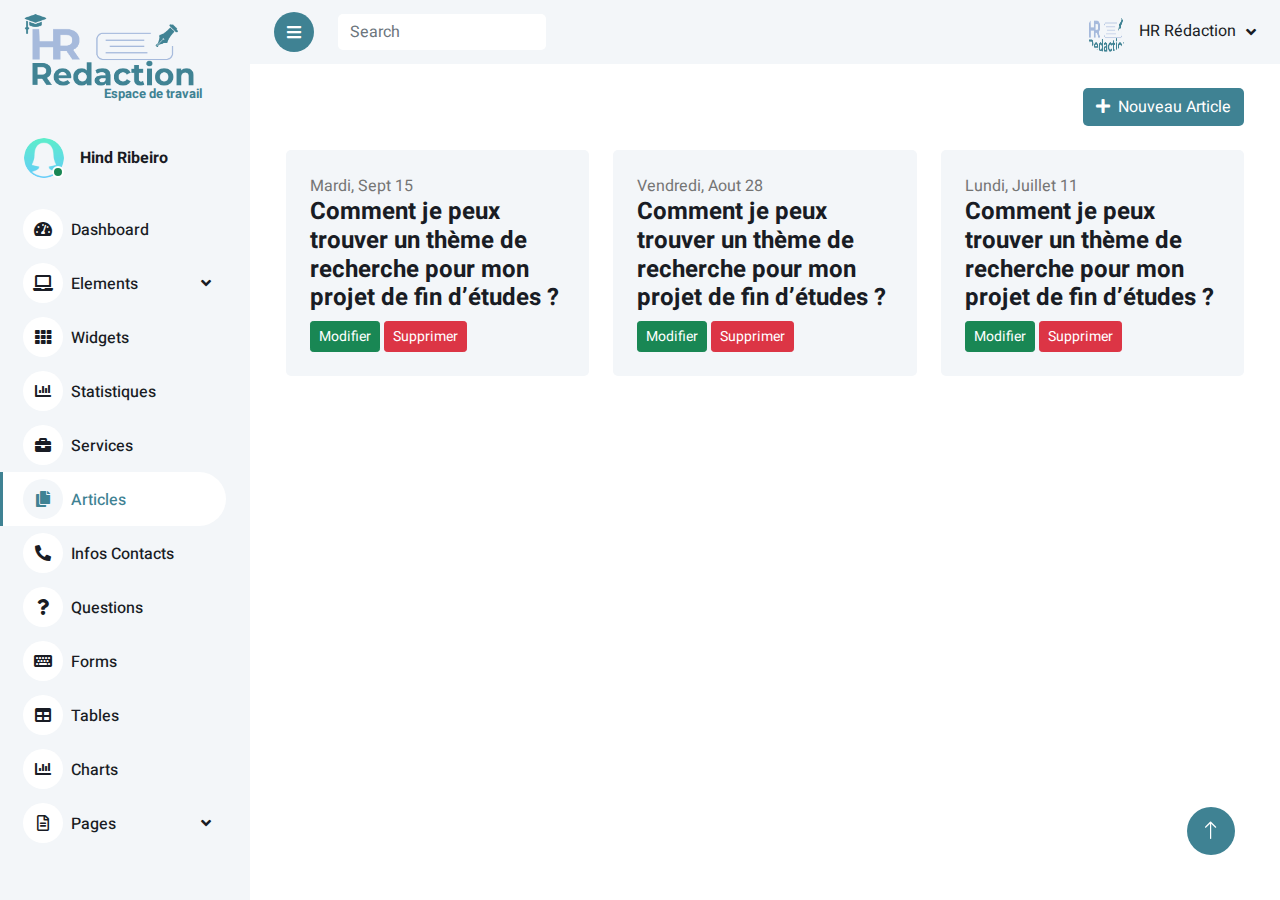
<file: articles.html>
<!DOCTYPE html>
<html lang="en">

<head>
    <meta charset="utf-8">
    <title>Administration</title>
    <meta content="width=device-width, initial-scale=1.0" name="viewport">
    <meta content="" name="keywords">
    <meta content="" name="description">

    <!-- Favicon -->
    <link href="img/favicon.ico" rel="icon">

    <!-- Google Web Fonts -->
    <link rel="preconnect" href="https://fonts.googleapis.com">
    <link rel="preconnect" href="https://fonts.gstatic.com" crossorigin>
    <link href="https://fonts.googleapis.com/css2?family=Heebo:wght@400;500;600;700&display=swap" rel="stylesheet">
    
    <!-- Icon Font Stylesheet -->
    <link href="https://cdnjs.cloudflare.com/ajax/libs/font-awesome/5.10.0/css/all.min.css" rel="stylesheet">
    <link href="https://cdn.jsdelivr.net/npm/bootstrap-icons@1.4.1/font/bootstrap-icons.css" rel="stylesheet">

    <!-- Libraries Stylesheet -->
    <link href="lib/owlcarousel/assets/owl.carousel.min.css" rel="stylesheet">
    <link href="lib/tempusdominus/css/tempusdominus-bootstrap-4.min.css" rel="stylesheet" />

    <!-- Customized Bootstrap Stylesheet -->
    <link href="css/bootstrap.min.css" rel="stylesheet">

    <!-- Template Stylesheet -->
    <link href="css/style.css" rel="stylesheet">

    <!-- jquery lib & sideMenu content -->
    <script src="https://ajax.googleapis.com/ajax/libs/jquery/3.6.1/jquery.min.js"></script>
    <script type="text/javascript">
        $(document).ready(function(e) {
            $('#sidemenu').load('sidemenu.html', function(){
                $('#articlesPage').addClass('active');
            });
            $('html')[0].style.visibility = 'visible';
        });
    </script>
    <style>
        .btn-modify {
            padding: 5px;
            border: none;
            border-radius: 3px;
            background-color: #3F8293;
            color: white;
        }
    </style>
</head>


<body>
        <div class="container-xxl position-relative bg-white d-flex p-0">
        <!-- Spinner Start -->
        <div id="spinner" class="show bg-white position-fixed translate-middle w-100 vh-100 top-50 start-50 d-flex align-items-center justify-content-center">
            <div class="spinner-border" style="width: 3rem; height: 3rem;" role="status">
                <span class="sr-only">Loading...</span>
            </div>
        </div>
        <!-- Spinner End -->


        <!-- Sidebar Start -->
        <div id="sidemenu">
        </div>
        <!-- Sidebar End -->


        <!-- Content Start -->
        <div class="content">
            <!-- Navbar Start -->
            <nav class="navbar navbar-expand bg-light navbar-light sticky-top px-4 py-0">
                <a href="index.html" class="navbar-brand d-flex d-lg-none me-4">
                    <h2 class="text-primary mb-0"><i class="fa fa-hashtag"></i></h2>
                </a>
                <a href="#" class="sidebar-toggler flex-shrink-0" style="background-color: #3F8293;color:white;">
                    <i class="fa fa-bars"></i>
                </a>
                <form class="d-none d-md-flex ms-4">
                    <input class="form-control border-0" type="search" placeholder="Search">
                </form>
                <div class="navbar-nav align-items-center ms-auto">
                    <div class="nav-item dropdown">
                        
                        <div class="dropdown-menu dropdown-menu-end bg-light border-0 rounded-0 rounded-bottom m-0">     
                        </div>
                    </div>
                    
                    <!--profile-->
                    <div class="nav-item dropdown">
                        <a href="#" class="nav-link dropdown-toggle" data-bs-toggle="dropdown">
                            <img class="rounded-circle me-lg-2" src="img/logo_HR_Redaction.png" alt="" style="width: 40px; height: 40px;">
                            <span class="d-none d-lg-inline-flex">HR Rédaction</span>
                        </a>
                        <div class="dropdown-menu dropdown-menu-end bg-light border-0 rounded-0 rounded-bottom m-0">
                            <a href="#" class="dropdown-item">Mon Profile</a>
                            <a href="#" class="dropdown-item">Déconnexion</a>
                        </div>
                    </div>
                </div>
            </nav>
            <!-- Navbar End -->


            <!-- Sale & Revenue Start -->
            <div class="container-fluid pt-4 px-4">
               
                 <!-- Start articles section -->
  <!-- start blog section -->
       
        <!-- start blog section -->
        <section id="recent-blog-posts" class="recent-blog-posts">
            <div class="container" data-aos="fade-up">
               <div class="row" >
                <div class="col-sm-12 col-xl-12">
                    <button type="submit" class="btn float-end" style="background-color: #3F8293; color: white;"><i class="fas fa-plus pe-2"></i>Nouveau Article</button>
                </div>
               </div><br>
                <div class="row">
                    <div class="col-lg-4">
                        <div class="h-80 bg-light rounded p-4 d-flex flex-column align-items-center justify-content-center">
                        <div class="post-box">
                            <span class="post-date">Mardi, Sept 15</span>
                            <h4 class="post-title">Comment je peux trouver un thème de recherche pour mon projet de fin
                                d’études ? </h4>
                            <button class="btn btn-sm btn-success">Modifier</button>
                            <button class="btn-sm btn btn-danger">Supprimer</button>
                        </div>
                    </div>
                    </div>
                    <div class="col-lg-4">
                        <div class="h-80 bg-light rounded p-4 d-flex flex-column align-items-center justify-content-center">
                        <div class="post-box">
                            <span class="post-date">Vendredi, Aout 28</span>
                            <h4 class="post-title">Comment je peux trouver un thème de recherche pour mon projet de fin
                                d’études ? </h4>
                            <button class="btn btn-sm btn-success">Modifier</button>
                            <button class="btn btn-sm btn-danger">Supprimer</button>
                        </div>
                    </div>
                    </div>

                    <div class="col-lg-4 ">
                        <div class="h-80 bg-light rounded p-4 d-flex flex-column align-items-center justify-content-center">
                        <div class="post-box">
                            <span class="post-date">Lundi, Juillet 11</span>
                            <h4 class="post-title">Comment je peux trouver un thème de recherche pour mon projet de fin
                                d’études ? </h4>
                            <button class="btn btn-success btn-sm">Modifier</button>
                            <button class="btn btn-sm btn-danger">Supprimer</button>
                        </div>
                    </div><br>
                </div>


 

            </div>
        </section>
        <!-- end blog section -->
        <!-- end blog section -->

            </div>
            <!-- services -->
       
            <!-- Footer End -->
        </div>
        <!-- Content End -->


        <!-- Back to Top -->
        <a href="#" class="btn btn-lg btn-lg-square back-to-top" style="background-color: #3F8293;"><i class="bi bi-arrow-up" style="color:white;"></i></a>
    </div>

    <!-- JavaScript Libraries -->
    <script src="https://code.jquery.com/jquery-3.4.1.min.js"></script>
    <script src="https://cdn.jsdelivr.net/npm/bootstrap@5.0.0/dist/js/bootstrap.bundle.min.js"></script>
    <script src="lib/chart/chart.min.js"></script>
    <script src="lib/easing/easing.min.js"></script>
    <script src="lib/waypoints/waypoints.min.js"></script>
    <script src="lib/owlcarousel/owl.carousel.min.js"></script>
    <script src="lib/tempusdominus/js/moment.min.js"></script>
    <script src="lib/tempusdominus/js/moment-timezone.min.js"></script>
    <script src="lib/tempusdominus/js/tempusdominus-bootstrap-4.min.js"></script>

    <!-- Template Javascript -->
    <script src="js/main.js"></script>
</body>
</body>
</html>
</file>
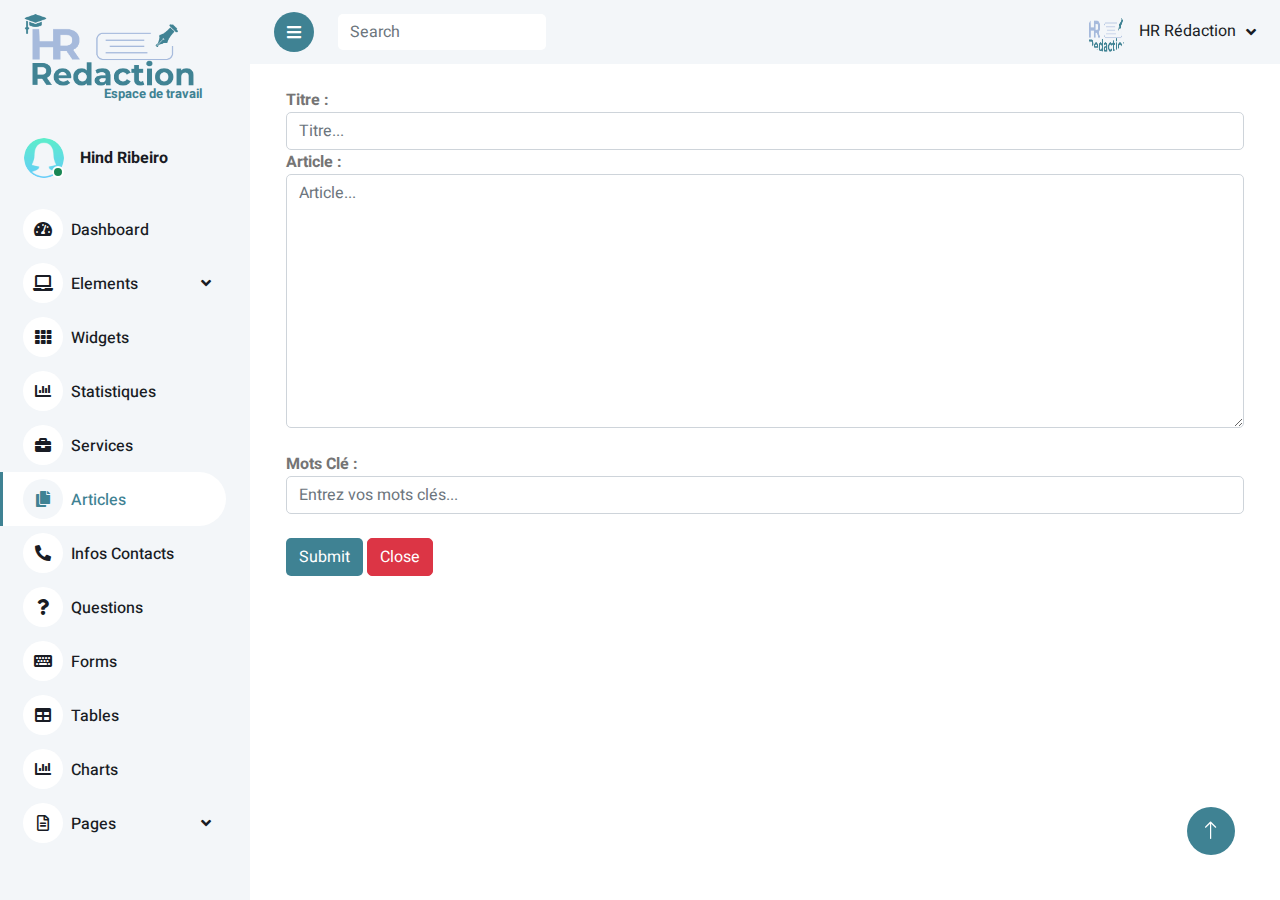
<file: formulaire.html>
<!DOCTYPE html>
<html lang="en">

<head>
    <meta charset="utf-8">
    <title>Administration</title>
    <meta content="width=device-width, initial-scale=1.0" name="viewport">
    <meta content="" name="keywords">
    <meta content="" name="description">

    <!-- Favicon -->
    <link href="img/favicon.ico" rel="icon">

    <!-- Google Web Fonts -->
    <link rel="preconnect" href="https://fonts.googleapis.com">
    <link rel="preconnect" href="https://fonts.gstatic.com" crossorigin>
    <link href="https://fonts.googleapis.com/css2?family=Heebo:wght@400;500;600;700&display=swap" rel="stylesheet">
    
    <!-- Icon Font Stylesheet -->
    <link href="https://cdnjs.cloudflare.com/ajax/libs/font-awesome/5.10.0/css/all.min.css" rel="stylesheet">
    <link href="https://cdn.jsdelivr.net/npm/bootstrap-icons@1.4.1/font/bootstrap-icons.css" rel="stylesheet">

    <!-- Libraries Stylesheet -->
    <link href="lib/owlcarousel/assets/owl.carousel.min.css" rel="stylesheet">
    <link href="lib/tempusdominus/css/tempusdominus-bootstrap-4.min.css" rel="stylesheet" />

    <!-- Customized Bootstrap Stylesheet -->
    <link href="css/bootstrap.min.css" rel="stylesheet">

    <!-- Template Stylesheet -->
    <link href="css/style.css" rel="stylesheet">

    <!-- jquery lib & sideMenu content -->
    <script src="https://ajax.googleapis.com/ajax/libs/jquery/3.6.1/jquery.min.js"></script>
    <script type="text/javascript">
        $(document).ready(function(e) {
            $('#sidemenu').load('sidemenu.html', function(){
                $('#articlesPage').addClass('active');
            });
            $('html')[0].style.visibility = 'visible';
        });
    </script>
    <style>
        .btn-modify {
            padding: 5px;
            border: none;
            border-radius: 3px;
            background-color: #3F8293;
            color: white;
        }
    </style>
</head>


<body>
        <div class="container-xxl position-relative bg-white d-flex p-0">
        <!-- Spinner Start -->
        <div id="spinner" class="show bg-white position-fixed translate-middle w-100 vh-100 top-50 start-50 d-flex align-items-center justify-content-center">
            <div class="spinner-border" style="width: 3rem; height: 3rem;" role="status">
                <span class="sr-only">Loading...</span>
            </div>
        </div>
        <!-- Spinner End -->


        <!-- Sidebar Start -->
        <div id="sidemenu">
        </div>
        <!-- Sidebar End -->


        <!-- Content Start -->
        <div class="content">
            <!-- Navbar Start -->
            <nav class="navbar navbar-expand bg-light navbar-light sticky-top px-4 py-0">
                <a href="index.html" class="navbar-brand d-flex d-lg-none me-4">
                    <h2 class="text-primary mb-0"><i class="fa fa-hashtag"></i></h2>
                </a>
                <a href="#" class="sidebar-toggler flex-shrink-0" style="background-color: #3F8293;color:white;">
                    <i class="fa fa-bars"></i>
                </a>
                <form class="d-none d-md-flex ms-4">
                    <input class="form-control border-0" type="search" placeholder="Search">
                </form>
                <div class="navbar-nav align-items-center ms-auto">
                    <div class="nav-item dropdown">
                        
                        <div class="dropdown-menu dropdown-menu-end bg-light border-0 rounded-0 rounded-bottom m-0">     
                        </div>
                    </div>
                    
                    <!--profile-->
                    <div class="nav-item dropdown">
                        <a href="#" class="nav-link dropdown-toggle" data-bs-toggle="dropdown">
                            <img class="rounded-circle me-lg-2" src="img/logo_HR_Redaction.png" alt="" style="width: 40px; height: 40px;">
                            <span class="d-none d-lg-inline-flex">HR Rédaction</span>
                        </a>
                        <div class="dropdown-menu dropdown-menu-end bg-light border-0 rounded-0 rounded-bottom m-0">
                            <a href="#" class="dropdown-item">Mon Profile</a>
                            <a href="#" class="dropdown-item">Déconnexion</a>
                        </div>
                    </div>
                </div>
            </nav>
            <!-- Navbar End -->


            <!-- Sale & Revenue Start -->
            <div class="container-fluid pt-4 px-4">
               
                <!--formulaire-->
                <form class="col-xs-4" style="font-weight:bolder">
                <div class="container">
                    <div class="form-group">
                      <label for="exampleInputEmail1" >Titre :</label>
                      <input type="text" class="form-control" id="exampleInputEmail1" aria-describedby="emailHelp" placeholder="Titre...">
                    </div>
                    <div class="form-group">
                      <label for="exampleFormControlTextarea1">Article :</label>
                      <textarea class="form-control" id="exampleFormControlTextarea1" placeholder="Article..." rows="10"></textarea>
                    </div><br>
                  <div class="form-group">
                      <label for="exampleInputEmail1">Mots Clé :</label>
                      <input type="text" class="form-control" id="exampleInputEmail1" aria-describedby="emailHelp" placeholder="Entrez vos mots clés...">
                    </div>
                  
                    <br>
                    <div class="form-group">
                      <button type="submit" class="btn" style="background-color:#3F8293;color:white;">Submit</button>
                      <button type="button" class="btn btn-danger" data-bs-dismiss="modal">Close</button>
                  </div>
                </div> 
                  </form>
                <!--end formulaire-->
            <!-- Footer End -->
        </div>
        <!-- Content End -->


        <!-- Back to Top -->
        <a href="#" class="btn btn-lg btn-lg-square back-to-top" style="background-color: #3F8293;"><i class="bi bi-arrow-up" style="color:white;"></i></a>
    </div>

    <!-- JavaScript Libraries -->
    <script src="https://code.jquery.com/jquery-3.4.1.min.js"></script>
    <script src="https://cdn.jsdelivr.net/npm/bootstrap@5.0.0/dist/js/bootstrap.bundle.min.js"></script>
    <script src="lib/chart/chart.min.js"></script>
    <script src="lib/easing/easing.min.js"></script>
    <script src="lib/waypoints/waypoints.min.js"></script>
    <script src="lib/owlcarousel/owl.carousel.min.js"></script>
    <script src="lib/tempusdominus/js/moment.min.js"></script>
    <script src="lib/tempusdominus/js/moment-timezone.min.js"></script>
    <script src="lib/tempusdominus/js/tempusdominus-bootstrap-4.min.js"></script>

    <!-- Template Javascript -->
    <script src="js/main.js"></script>
</body>
</body>
</html>
</file>
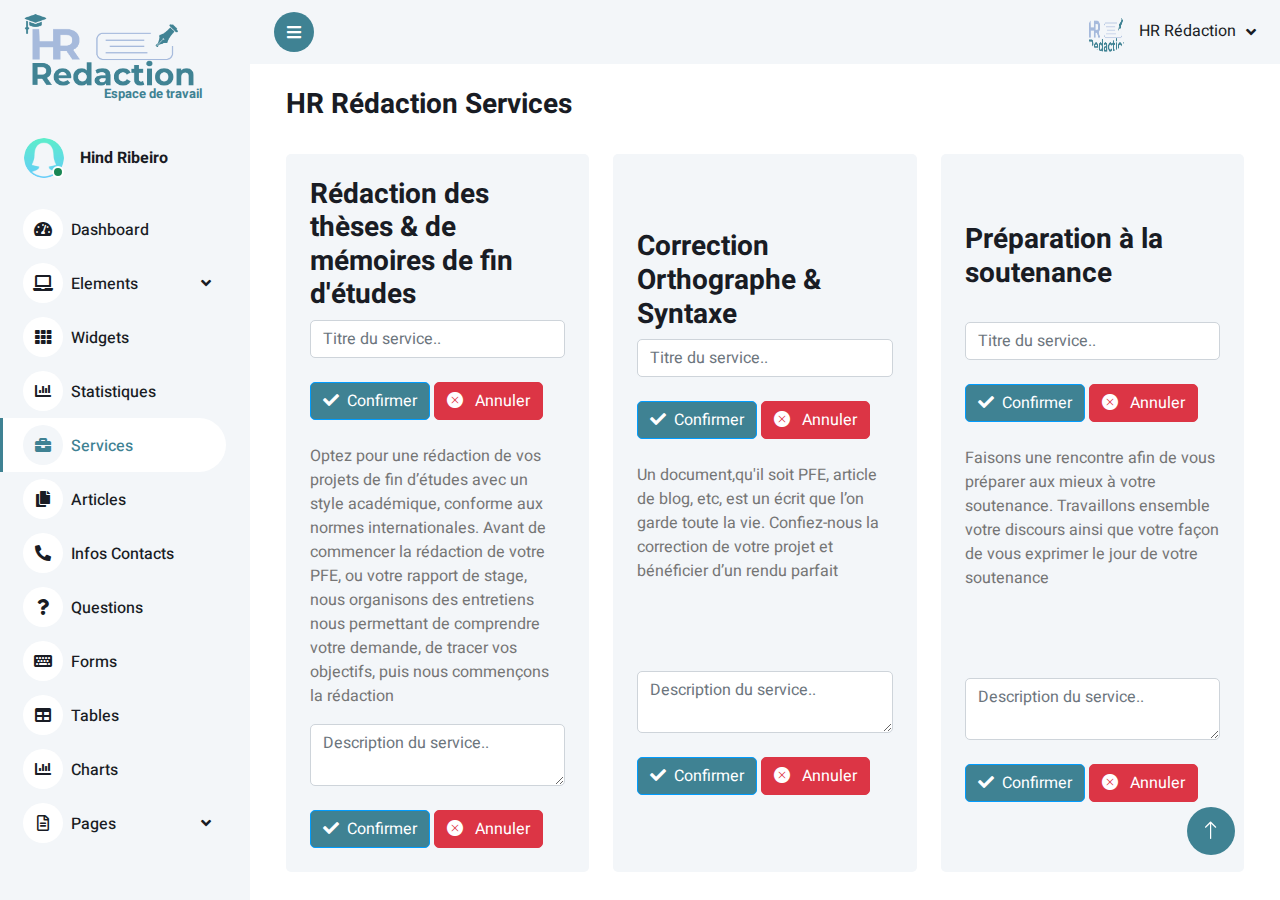
<file: services.html>
<!DOCTYPE html>
<html lang="en">

<head>
    <meta charset="utf-8">
    <title>Administration</title>
    <meta content="width=device-width, initial-scale=1.0" name="viewport">
    <meta content="" name="keywords">
    <meta content="" name="description">

    <!-- Favicon -->
    <link href="img/favicon.ico" rel="icon">

    <!-- Google Web Fonts -->
    <link rel="preconnect" href="https://fonts.googleapis.com">
    <link rel="preconnect" href="https://fonts.gstatic.com" crossorigin>
    <link href="https://fonts.googleapis.com/css2?family=Heebo:wght@400;500;600;700&display=swap" rel="stylesheet">
    
    <!-- Icon Font Stylesheet -->
    <link href="https://cdnjs.cloudflare.com/ajax/libs/font-awesome/5.10.0/css/all.min.css" rel="stylesheet">
    <link href="https://cdn.jsdelivr.net/npm/bootstrap-icons@1.4.1/font/bootstrap-icons.css" rel="stylesheet">

    <!-- Libraries Stylesheet -->
    <link href="lib/owlcarousel/assets/owl.carousel.min.css" rel="stylesheet">
    <link href="lib/tempusdominus/css/tempusdominus-bootstrap-4.min.css" rel="stylesheet" />

    <!-- Customized Bootstrap Stylesheet -->
    <link href="css/bootstrap.min.css" rel="stylesheet">

    <!-- Template Stylesheet -->
    <link href="css/style.css" rel="stylesheet">

    <!-- jquery lib & sideMenu content -->
    <script src="https://ajax.googleapis.com/ajax/libs/jquery/3.6.1/jquery.min.js"></script>
    <script type="text/javascript">
        $(document).ready(function(e) {
            $('#sidemenu').load('sidemenu.html', function(){
                $('#servicesPage').addClass('active');
            });
            $('html')[0].style.visibility = 'visible';
        });
    </script>
</head>
<style>
    .btn-modify {
            padding: 5px;
            border: none;
            border-radius: 3px;
            background-color: #3F8293;
            color: white;
        }
</style>

<body>
        <div class="container-xxl position-relative bg-white d-flex p-0">
        <!-- Spinner Start -->
        <div id="spinner" class="show bg-white position-fixed translate-middle w-100 vh-100 top-50 start-50 d-flex align-items-center justify-content-center">
            <div class="spinner-border" style="width: 3rem; height: 3rem;" role="status">
                <span class="sr-only">Loading...</span>
            </div>
        </div>
        <!-- Spinner End -->


        <!-- Sidebar Start -->
        <div id="sidemenu">
        </div>
        <!-- Sidebar End -->


        <!-- Content Start -->
        <div class="content">
            <!-- Navbar Start -->
            <nav class="navbar navbar-expand bg-light navbar-light sticky-top px-4 py-0">
                <a href="index.html" class="navbar-brand d-flex d-lg-none me-4">
                    <h2 class="text-primary mb-0"><i class="fa fa-hashtag"></i></h2>
                </a>
                <a href="#" class="sidebar-toggler flex-shrink-0" style="background-color: #3F8293;color:white;">
                    <i class="fa fa-bars"></i>
                </a>
              
                <div class="navbar-nav align-items-center ms-auto">
                    <div class="nav-item dropdown">
                        
                        <div class="dropdown-menu dropdown-menu-end bg-light border-0 rounded-0 rounded-bottom m-0">     
                        </div>
                    </div>
                    
                    <!--profile-->
                    <div class="nav-item dropdown">
                        <a href="#" class="nav-link dropdown-toggle" data-bs-toggle="dropdown">
                            <img class="rounded-circle me-lg-2" src="img/logo_HR_Redaction.png" alt="" style="width: 40px; height: 40px;">
                            <span class="d-none d-lg-inline-flex">HR Rédaction</span>
                        </a>
                        <div class="dropdown-menu dropdown-menu-end bg-light border-0 rounded-0 rounded-bottom m-0">
                            <a href="#" class="dropdown-item">Déconnexion</a>
                        </div>
                    </div>
                </div>
            </nav>
            <!-- Navbar End -->


            <!-- Sale & Revenue Start -->
            <div class="container-fluid pt-4 px-4">
               
                 <!-- Start services section -->
      
 <section id="values" class="values">
  <div class="container" data-aos="fade-up">
    <div class="section-title" data-aos="fade-up">
     <h3>HR Rédaction Services</h3><br>
    </div>
    <div class="row">

       <!--row test design-->
       <div class="col-sm-12 col-md-6 col-xl-4">
        <div class="h-100 bg-light rounded p-4 d-flex flex-column align-items-center justify-content-center">
          <div class="box">
            <h3>Rédaction des thèses & de mémoires de fin d'études</h3>
            <form action="#" method="post" id="formM" class="d-inline">
              <div class="form-group">
              <input type="text" class="form-control" id="exampleInputEmail1" placeholder="Titre du service.." name="service1"></textarea>
              </div><br>
              <div class="form-group" >
                <button type="submit" class="btn btn-primary" style="background-color: #3F8293; color: white;size:20px;">
                  <i class="fas fa-check pe-2"></i>Confirmer</button>
                <button type="reset" class="btn btn-danger"><i class="bi bi-x-circle-fill"></i> &nbsp Annuler</button>
              </div>
          </form><br>
          <div class="box">
            <p>Optez pour une rédaction de vos projets de fin d’études avec un style académique, conforme aux 
              normes internationales. Avant de commencer la rédaction de votre PFE, ou votre rapport de stage, nous organisons 
              des entretiens
              nous permettant de comprendre votre demande, de tracer vos objectifs, puis nous commençons 
              la rédaction</p></div>
              <form action="#" method="post" id="formM" class="d-inline">
                  <div class="form-group">
                  <textarea type="text" class="form-control" id="exampleInputEmail1" placeholder="Description du service.." name="service1"></textarea>
                  </div>
                  <br>
                  <div class="form-group" >
                    <button type="submit" class="btn btn-primary" style="background-color: #3F8293; color: white;size:20px;">
                      <i class="fas fa-check pe-2"></i>Confirmer</button>
                    <button type="reset" class="btn btn-danger"><i class="bi bi-x-circle-fill"></i> &nbsp Annuler</button>
                  </div>
              </form>
          </div>
          </div>
    </div>
      <!--end row test design-->
       <!--row test design-->
       <div class="col-sm-12 col-md-6 col-xl-4">
        <div class="h-100 bg-light rounded p-4 d-flex flex-column align-items-center justify-content-center">
          <div class="box">
            <h3>Correction Orthographe & Syntaxe</h3>
            <form action="#" method="post" id="formM" class="d-inline">
              <div class="form-group">
              <input type="text" class="form-control" id="exampleInputEmail1" placeholder="Titre du service.." name="service1"></textarea>
              </div><br>
              <div class="form-group" >
                <button type="submit" class="btn btn-primary" style="background-color: #3F8293; color: white;size:20px;">
                  <i class="fas fa-check pe-2"></i>Confirmer</button>
                <button type="reset" class="btn btn-danger"><i class="bi bi-x-circle-fill"></i> &nbsp Annuler</button>
              </div>
          </form><br>
            <p>Un document,qu'il soit PFE, article de blog, etc, est un écrit que l’on garde toute la vie.
              Confiez-nous la correction de votre projet et bénéficier d’un rendu parfait</p>
              <br><br><br>
              <form action="#" method="post" id="formM" class="d-inline">
                <div class="form-group">
                <textarea type="text" class="form-control" id="exampleInputEmail1" placeholder="Description du service.." name="service1"></textarea>
                </div>
                <br>
                <div class="form-group" >
                  <button type="submit" class="btn btn-primary" style="background-color: #3F8293; color: white;size:20px;">
                    <i class="fas fa-check pe-2"></i>Confirmer</button>
                  <button type="reset" class="btn btn-danger"><i class="bi bi-x-circle-fill"></i> &nbsp Annuler</button>
                </div>
            </form>
          </div>
          </div>
    </div>
      <!--end row test design-->
       <!--row test design-->
       <div class="col-sm-12 col-md-6 col-xl-4">
        <div class="h-100 bg-light rounded p-4 d-flex flex-column align-items-center justify-content-center">
          <div class="box">
            <h3>Préparation à la soutenance</h3>
            <form action="#" method="post" id="formM" class="d-inline">
              <div class="form-group">
             <br><input type="text" class="form-control" id="exampleInputEmail1" placeholder="Titre du service.." name="service1"></textarea>
              </div><br>
              <div class="form-group" >
                <button type="submit" class="btn btn-primary" style="background-color: #3F8293; color: white;size:20px;">
                  <i class="fas fa-check pe-2"></i>Confirmer</button>
                <button type="reset" class="btn btn-danger"><i class="bi bi-x-circle-fill"></i> &nbsp Annuler</button>
              </div>
          </form><br>
            <p>Faisons une rencontre afin de vous préparer aux mieux à votre soutenance.
              Travaillons ensemble votre discours ainsi que votre façon de vous exprimer le jour de votre soutenance</p><br><br><br>
              <form action="#" method="post" id="formM" class="d-inline">
                <div class="form-group">
                <textarea type="text" class="form-control" id="exampleInputEmail1" placeholder="Description du service.." name="service1"></textarea>
                </div>
                <br>
                <div class="form-group" >
                  <button type="submit" class="btn btn-primary" style="background-color: #3F8293; color: white;size:20px;">
                    <i class="fas fa-check pe-2"></i>Confirmer</button>
                  <button type="reset" class="btn btn-danger"><i class="bi bi-x-circle-fill"></i> &nbsp Annuler</button>
                </div>
            </form>
          </div>
          </div>
    </div>
      <!--end row test design-->
    </div>
    <br><br>
      <div class="row">
         <!--row test design-->
       <div class="col-sm-12 col-md-6 col-xl-4">
        <div class="h-100 bg-light rounded p-4 d-flex flex-column align-items-center justify-content-center">
          <div class="box">
            <h3>Rédaction des articles</h3>
            <form action="#" method="post" id="formM" class="d-inline">
              <div class="form-group">
             <br><input type="text" class="form-control" id="exampleInputEmail1" placeholder="Titre du service.." name="service1"></textarea>
              </div><br>
              <div class="form-group" >
                <button type="submit" class="btn btn-primary" style="background-color: #3F8293; color: white;size:20px;">
                  <i class="fas fa-check pe-2"></i>Confirmer</button>
                <button type="reset" class="btn btn-danger"><i class="bi bi-x-circle-fill"></i> &nbsp Annuler</button>
              </div>
          </form><br>
            <p>Si vous souhaitez que votre site Web représente de manière professionnelle et précise votre entreprise, 
              il est essentiel de trouver un rédacteur expérimenté qui saura créer des articles de blog originaux 
              et de qualité tout en étant attentif à vos envies</p>
              <br><br><br>
              <form action="#" method="post" id="formM" class="d-inline">
                <div class="form-group">
                <textarea type="text" class="form-control" id="exampleInputEmail1" placeholder="Description du service.." name="service1"></textarea>
                </div>
                <br>
                <div class="form-group" >
                  <button type="submit" class="btn btn-primary" style="background-color: #3F8293; color: white;size:20px;">
                    <i class="fas fa-check pe-2"></i>Confirmer</button>
                  <button type="reset" class="btn btn-danger"><i class="bi bi-x-circle-fill"></i> &nbsp Annuler</button>
                </div>
            </form>
          </div>
          </div>
    </div>
      <!--end row test design-->
      <!--row test design-->
      <div class="col-sm-12 col-md-6 col-xl-4">
        <div class="h-100 bg-light rounded p-4 d-flex flex-column align-items-center justify-content-center">
          <div class="box">
            <h3>Coaching Personnalisé</h3>
            <form action="#" method="post" id="formM" class="d-inline">
              <div class="form-group">
             <br><input type="text" class="form-control" id="exampleInputEmail1" placeholder="Titre du service.." name="service1"></textarea>
              </div><br>
              <div class="form-group" >
                <button type="submit" class="btn btn-primary" style="background-color: #3F8293; color: white;size:20px;">
                  <i class="fas fa-check pe-2"></i>Confirmer</button>
                <button type="reset" class="btn btn-danger"><i class="bi bi-x-circle-fill"></i> &nbsp Annuler</button>
              </div>
          </form><br>
            <p>Notre coaching est planifié selon vos besoins, sur une ou plusieurs séances. Nous travaillons ensemble
              la thématique de la recherche, le plan de votre mémoire ainsi que la cohérence des idées allant du titre à la conclusion. Notre travail est de vous accompagner pour 
             trouver les meilleurs ressources, voire la méthodologie la plus adaptée pour la réalisation de votre projet 
             de fin d’études</p>           
             <form action="#" method="post" id="formM" class="d-inline">
              <div class="form-group">
              <textarea type="text" class="form-control" id="exampleInputEmail1" placeholder="Description du service.." name="service1"></textarea>
              </div>
              <br>
              <div class="form-group" >
                <button type="submit" class="btn btn-primary" style="background-color: #3F8293; color: white;size:20px;">
                  <i class="fas fa-check pe-2"></i>Confirmer</button>
                <button type="reset" class="btn btn-danger"><i class="bi bi-x-circle-fill"></i> &nbsp Annuler</button>
              </div>
          </form>
          </div>
          </div>
    </div>
      <!--end row test design-->
      <!--row test design-->
      <div class="col-sm-12 col-md-6 col-xl-4">
        <div class="h-100 bg-light rounded p-4 d-flex flex-column align-items-center justify-content-center">
          <div class="box">
            <h3>Rédaction Contenu Web</h3>
            <form action="#" method="post" id="formM" class="d-inline">
              <div class="form-group">
             <br><input type="text" class="form-control" id="exampleInputEmail1" placeholder="Titre du service.." name="service1"></textarea>
              </div><br>
              <div class="form-group" >
                <button type="submit" class="btn btn-primary" style="background-color: #3F8293; color: white;size:20px;">
                  <i class="fas fa-check pe-2"></i>Confirmer</button>
                <button type="reset" class="btn btn-danger"><i class="bi bi-x-circle-fill"></i> &nbsp Annuler</button>
              </div>
          </form><br>
            <p>Si vous souhaitez que votre site Web représente de manière professionnelle et 
              précise votre entreprise, il est essentiel de trouver un rédacteur expérimenté qui 
              saura créer des articles et des posts originaux et de qualité tout au long avec vos besoins</p>
              <br><br><br>
              <form action="#" method="post" id="formM" class="d-inline">
                <div class="form-group">
                <textarea type="text" class="form-control" id="exampleInputEmail1" placeholder="Description du service.." name="service1"></textarea>
                </div>
                <br>
                <div class="form-group" >
                  <button type="submit" class="btn btn-primary" style="background-color: #3F8293; color: white;size:20px;">
                    <i class="fas fa-check pe-2"></i>Confirmer</button>
                  <button type="reset" class="btn btn-danger"><i class="bi bi-x-circle-fill"></i> &nbsp Annuler</button>
                </div>
            </form>
          </div>
          </div>
    </div>
      <!--end row test design-->
      </div>
    </div>
    <br>
      </div>
    </section>

            </div>
            <!-- services -->
       
            <!-- Footer End -->
        </div>
        <!-- Content End -->


        <!-- Back to Top -->
        <a href="#" class="btn btn-lg btn-lg-square back-to-top" style="background-color: #3F8293;"><i class="bi bi-arrow-up" style="color:white;"></i></a>
    </div>

    <!-- JavaScript Libraries -->
    <script src="https://code.jquery.com/jquery-3.4.1.min.js"></script>
    <script src="https://cdn.jsdelivr.net/npm/bootstrap@5.0.0/dist/js/bootstrap.bundle.min.js"></script>
    <script src="lib/chart/chart.min.js"></script>
    <script src="lib/easing/easing.min.js"></script>
    <script src="lib/waypoints/waypoints.min.js"></script>
    <script src="lib/owlcarousel/owl.carousel.min.js"></script>
    <script src="lib/tempusdominus/js/moment.min.js"></script>
    <script src="lib/tempusdominus/js/moment-timezone.min.js"></script>
    <script src="lib/tempusdominus/js/tempusdominus-bootstrap-4.min.js"></script>

    <!-- Template Javascript -->
    <script src="js/main.js"></script>
</body>
</body>
</html>
</file>
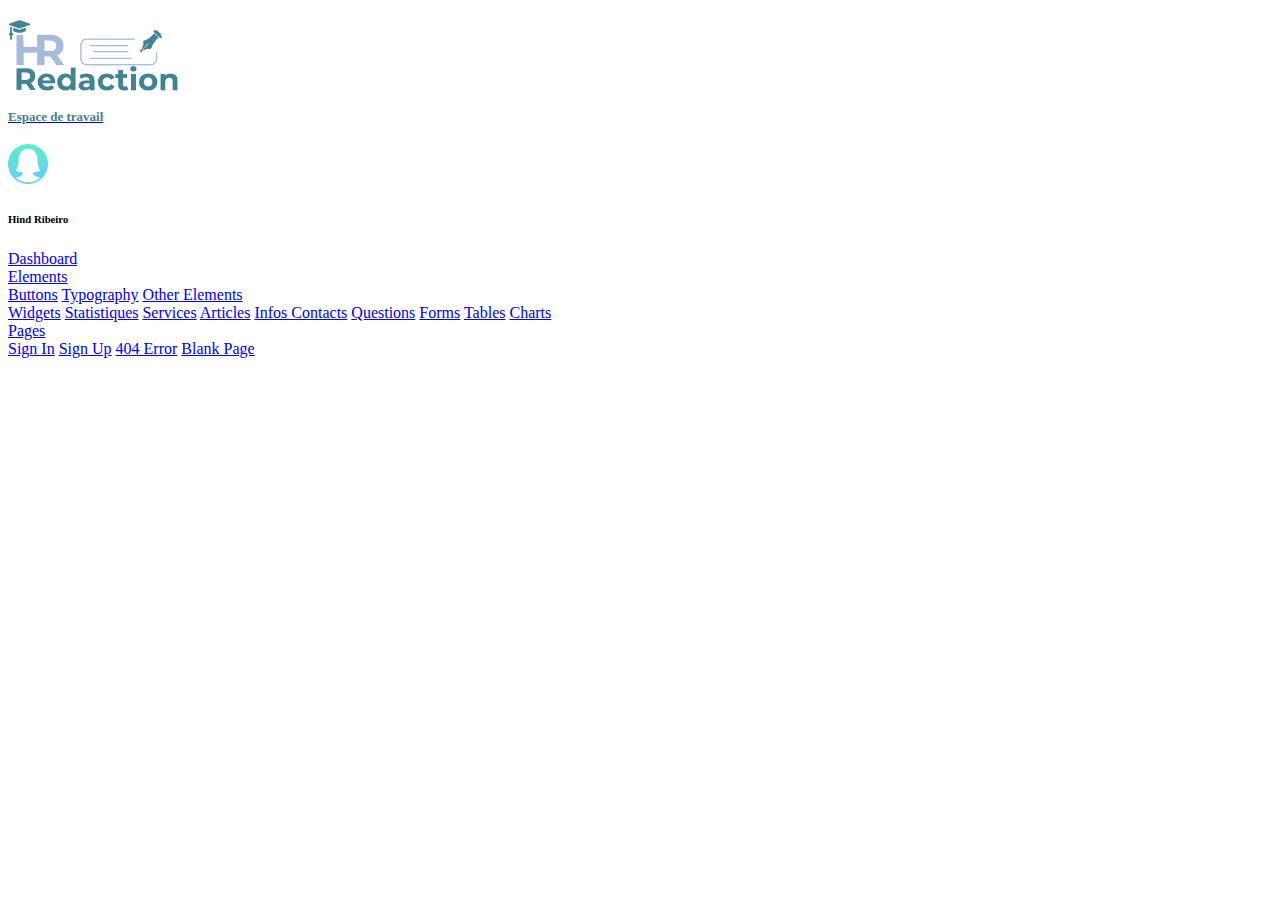
<file: sidemenu.html>
<!DOCTYPE html>
<html lang="en">

<head></head>
<body>
    <!-- Sidebar Start -->
    <div class="sidebar pe-4 pb-3">
        <nav class="navbar bg-light navbar-light">
            <a href="index.html" class="navbar-brand mx-4 mb-3">
                <h3 class="mb-0">
                    <img src="img/logo_HR_Redaction.png" alt="" class="img-fluid" style="width: 170px;">
                    <p class="float-end mt-0" style="font-size: 13px; color: #3F8293;">Espace de travail</p>
                </h3>
            </a>
            <div class="d-flex align-items-center ms-4 mb-4">
                <div class="position-relative">
                    <img class="rounded-circle" src="img/user.png" alt="" style="width: 40px; height: 40px;">
                    <div class="bg-success rounded-circle border border-2 border-white position-absolute end-0 bottom-0 p-1"></div>
                </div>
                <div class="ms-3">
                    <h6 class="mb-0">Hind Ribeiro</h6>
                    <!-- <span>Admin</span> -->
                </div>
            </div>
            <div class="navbar-nav w-100">
                <a href="index.html" id="indexPage" class="nav-item nav-link"><i class="fa fa-tachometer-alt me-2"></i>Dashboard</a>
                <div class="nav-item dropdown">
                    <a href="#" class="nav-link dropdown-toggle" data-bs-toggle="dropdown"><i class="fa fa-laptop me-2"></i>Elements</a>
                    <div class="dropdown-menu bg-transparent border-0">
                        <a href="button.html" class="dropdown-item">Buttons</a>
                        <a href="typography.html" class="dropdown-item">Typography</a>
                        <a href="element.html" class="dropdown-item">Other Elements</a>
                    </div>
                </div>
                <a href="widget.html" class="nav-item nav-link"><i class="fa fa-th me-2"></i>Widgets</a>
                <a href="statistics.html" id="statisticsPage" class="nav-item nav-link"><i class="fa fa-chart-bar me-2"></i>Statistiques</a>
                <a href="services.html" id="servicesPage" class="nav-item nav-link"><i class="fa fa-briefcase me-2"></i>Services</a>
                <a href="articles.html" id="articlesPage" class="nav-item nav-link"><i class="fa fa-copy me-2"></i>Articles</a>
                <a href="contact.html" id="contactsPage" class="nav-item nav-link"><i class="fa fa-phone-alt me-2"></i>Infos Contacts</a>
                <a href="questions.html" id="questionsPage" class="nav-item nav-link"><i class="fa fa-question me-2"></i>Questions</a>
                <a href="form.html" class="nav-item nav-link"><i class="fa fa-keyboard me-2"></i>Forms</a>
                <a href="table.html" class="nav-item nav-link"><i class="fa fa-table me-2"></i>Tables</a>
                <a href="chart.html" class="nav-item nav-link"><i class="fa fa-chart-bar me-2"></i>Charts</a>
                <div class="nav-item dropdown">
                    <a href="#" class="nav-link dropdown-toggle" data-bs-toggle="dropdown"><i class="far fa-file-alt me-2"></i>Pages</a>
                    <div class="dropdown-menu bg-transparent border-0">
                        <a href="signin.html" class="dropdown-item">Sign In</a>
                        <a href="signup.html" class="dropdown-item">Sign Up</a>
                        <a href="404.html" class="dropdown-item">404 Error</a>
                        <a href="blank.html" class="dropdown-item">Blank Page</a>
                    </div>
                </div>
            </div>
        </nav>
    </div>
    <!-- Sidebar End -->
</body>
</file>
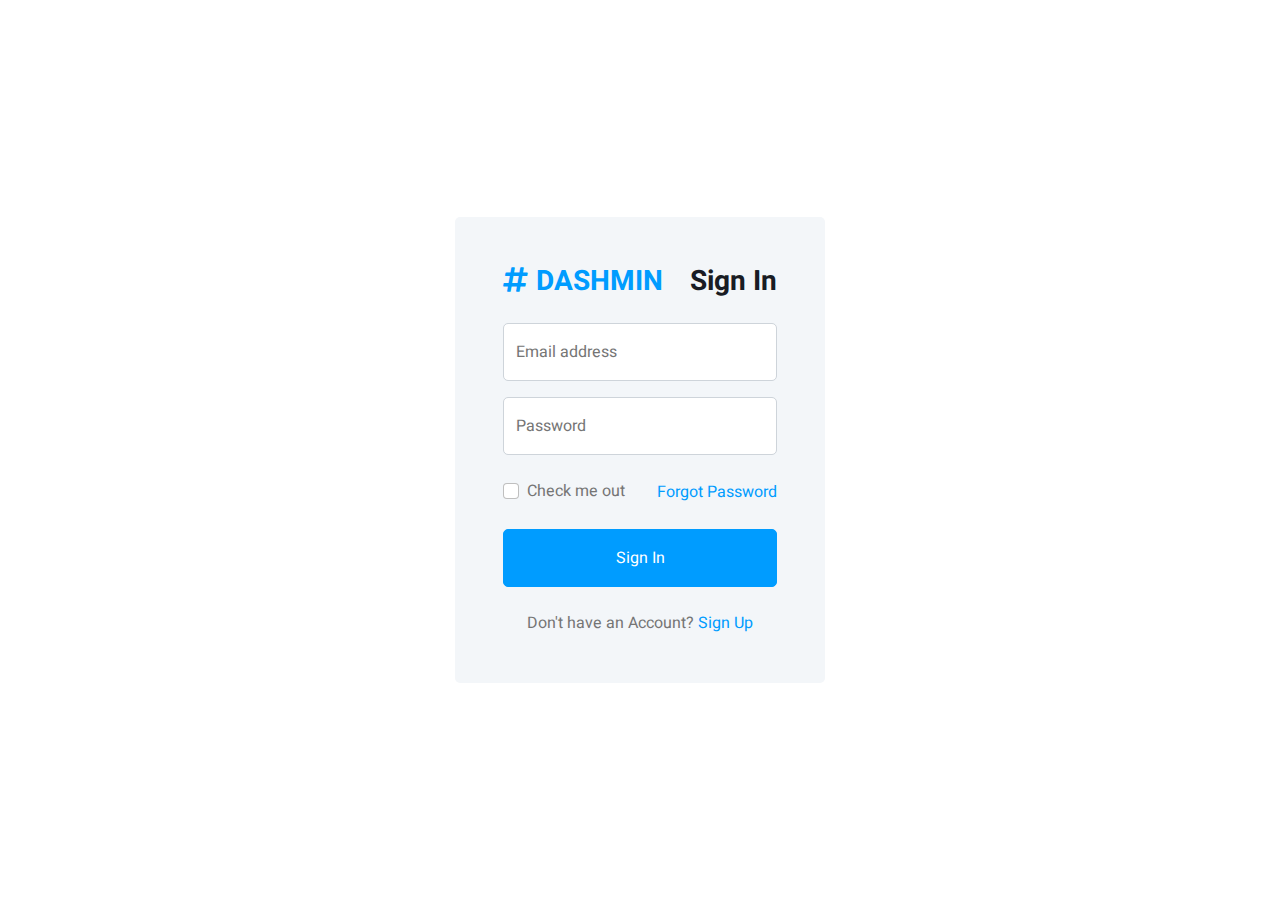
<file: signin.html>
<!DOCTYPE html>
<html lang="en">

<head>
    <meta charset="utf-8">
    <title>DASHMIN - Bootstrap Admin Template</title>
    <meta content="width=device-width, initial-scale=1.0" name="viewport">
    <meta content="" name="keywords">
    <meta content="" name="description">

    <!-- Favicon -->
    <link href="img/favicon.ico" rel="icon">

    <!-- Google Web Fonts -->
    <link rel="preconnect" href="https://fonts.googleapis.com">
    <link rel="preconnect" href="https://fonts.gstatic.com" crossorigin>
    <link href="https://fonts.googleapis.com/css2?family=Heebo:wght@400;500;600;700&display=swap" rel="stylesheet">
    
    <!-- Icon Font Stylesheet -->
    <link href="https://cdnjs.cloudflare.com/ajax/libs/font-awesome/5.10.0/css/all.min.css" rel="stylesheet">
    <link href="https://cdn.jsdelivr.net/npm/bootstrap-icons@1.4.1/font/bootstrap-icons.css" rel="stylesheet">

    <!-- Libraries Stylesheet -->
    <link href="lib/owlcarousel/assets/owl.carousel.min.css" rel="stylesheet">
    <link href="lib/tempusdominus/css/tempusdominus-bootstrap-4.min.css" rel="stylesheet" />

    <!-- Customized Bootstrap Stylesheet -->
    <link href="css/bootstrap.min.css" rel="stylesheet">

    <!-- Template Stylesheet -->
    <link href="css/style.css" rel="stylesheet">
</head>

<body>
    <div class="container-xxl position-relative bg-white d-flex p-0">
        <!-- Spinner Start -->
        <div id="spinner" class="show bg-white position-fixed translate-middle w-100 vh-100 top-50 start-50 d-flex align-items-center justify-content-center">
            <div class="spinner-border text-primary" style="width: 3rem; height: 3rem;" role="status">
                <span class="sr-only">Loading...</span>
            </div>
        </div>
        <!-- Spinner End -->


        <!-- Sign In Start -->
        <div class="container-fluid">
            <div class="row h-100 align-items-center justify-content-center" style="min-height: 100vh;">
                <div class="col-12 col-sm-8 col-md-6 col-lg-5 col-xl-4">
                    <div class="bg-light rounded p-4 p-sm-5 my-4 mx-3">
                        <div class="d-flex align-items-center justify-content-between mb-3">
                            <a href="index.html" class="">
                                <h3 class="text-primary"><i class="fa fa-hashtag me-2"></i>DASHMIN</h3>
                            </a>
                            <h3>Sign In</h3>
                        </div>
                        <div class="form-floating mb-3">
                            <input type="email" class="form-control" id="floatingInput" placeholder="name@example.com">
                            <label for="floatingInput">Email address</label>
                        </div>
                        <div class="form-floating mb-4">
                            <input type="password" class="form-control" id="floatingPassword" placeholder="Password">
                            <label for="floatingPassword">Password</label>
                        </div>
                        <div class="d-flex align-items-center justify-content-between mb-4">
                            <div class="form-check">
                                <input type="checkbox" class="form-check-input" id="exampleCheck1">
                                <label class="form-check-label" for="exampleCheck1">Check me out</label>
                            </div>
                            <a href="">Forgot Password</a>
                        </div>
                        <button type="submit" class="btn btn-primary py-3 w-100 mb-4">Sign In</button>
                        <p class="text-center mb-0">Don't have an Account? <a href="">Sign Up</a></p>
                    </div>
                </div>
            </div>
        </div>
        <!-- Sign In End -->
    </div>

    <!-- JavaScript Libraries -->
    <script src="https://code.jquery.com/jquery-3.4.1.min.js"></script>
    <script src="https://cdn.jsdelivr.net/npm/bootstrap@5.0.0/dist/js/bootstrap.bundle.min.js"></script>
    <script src="lib/chart/chart.min.js"></script>
    <script src="lib/easing/easing.min.js"></script>
    <script src="lib/waypoints/waypoints.min.js"></script>
    <script src="lib/owlcarousel/owl.carousel.min.js"></script>
    <script src="lib/tempusdominus/js/moment.min.js"></script>
    <script src="lib/tempusdominus/js/moment-timezone.min.js"></script>
    <script src="lib/tempusdominus/js/tempusdominus-bootstrap-4.min.js"></script>

    <!-- Template Javascript -->
    <script src="js/main.js"></script>
</body>

</html>
</file>
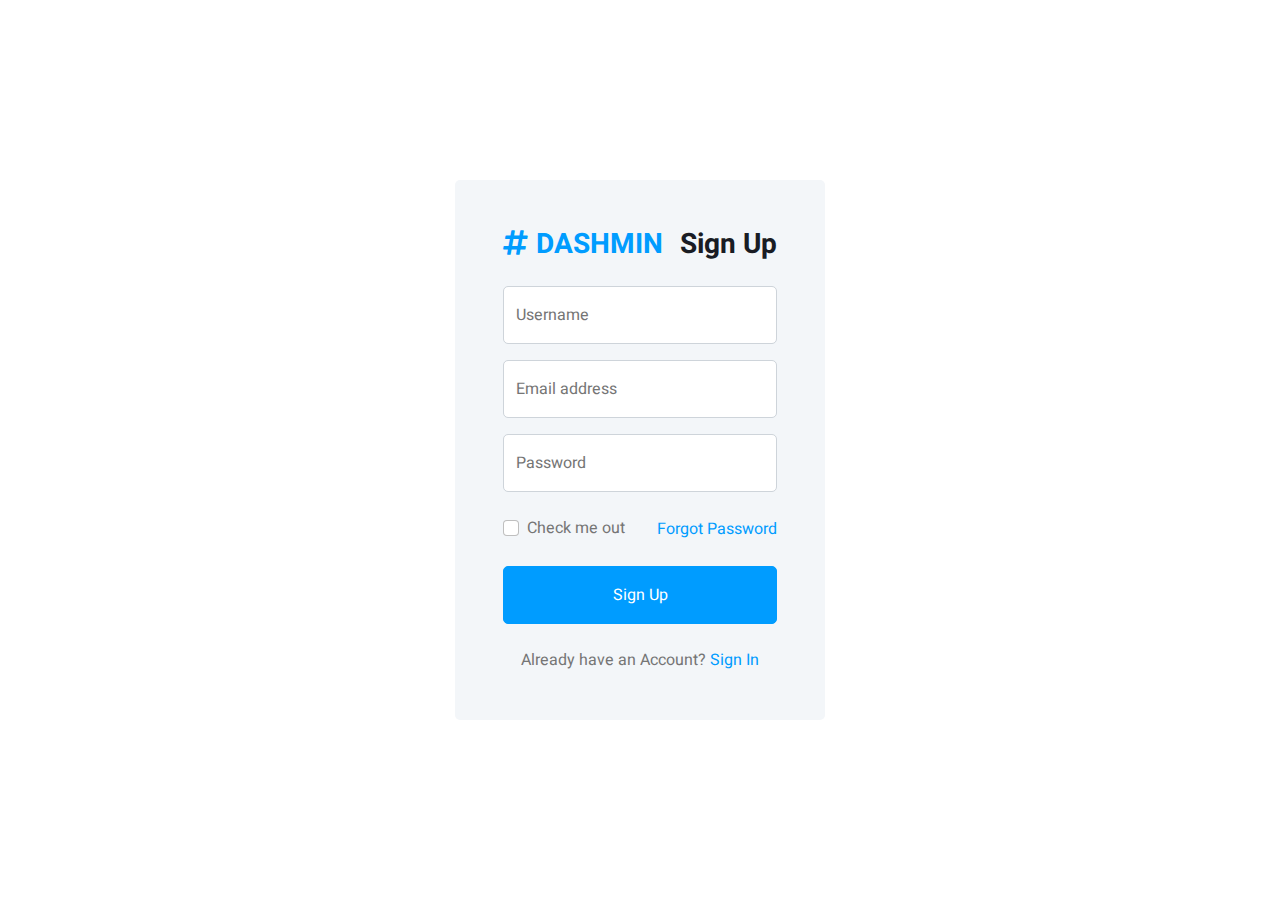
<file: signup.html>
<!DOCTYPE html>
<html lang="en">

<head>
    <meta charset="utf-8">
    <title>DASHMIN - Bootstrap Admin Template</title>
    <meta content="width=device-width, initial-scale=1.0" name="viewport">
    <meta content="" name="keywords">
    <meta content="" name="description">

    <!-- Favicon -->
    <link href="img/favicon.ico" rel="icon">

    <!-- Google Web Fonts -->
    <link rel="preconnect" href="https://fonts.googleapis.com">
    <link rel="preconnect" href="https://fonts.gstatic.com" crossorigin>
    <link href="https://fonts.googleapis.com/css2?family=Heebo:wght@400;500;600;700&display=swap" rel="stylesheet">
    
    <!-- Icon Font Stylesheet -->
    <link href="https://cdnjs.cloudflare.com/ajax/libs/font-awesome/5.10.0/css/all.min.css" rel="stylesheet">
    <link href="https://cdn.jsdelivr.net/npm/bootstrap-icons@1.4.1/font/bootstrap-icons.css" rel="stylesheet">

    <!-- Libraries Stylesheet -->
    <link href="lib/owlcarousel/assets/owl.carousel.min.css" rel="stylesheet">
    <link href="lib/tempusdominus/css/tempusdominus-bootstrap-4.min.css" rel="stylesheet" />

    <!-- Customized Bootstrap Stylesheet -->
    <link href="css/bootstrap.min.css" rel="stylesheet">

    <!-- Template Stylesheet -->
    <link href="css/style.css" rel="stylesheet">
</head>

<body>
    <div class="container-xxl position-relative bg-white d-flex p-0">
        <!-- Spinner Start -->
        <div id="spinner" class="show bg-white position-fixed translate-middle w-100 vh-100 top-50 start-50 d-flex align-items-center justify-content-center">
            <div class="spinner-border text-primary" style="width: 3rem; height: 3rem;" role="status">
                <span class="sr-only">Loading...</span>
            </div>
        </div>
        <!-- Spinner End -->


        <!-- Sign Up Start -->
        <div class="container-fluid">
            <div class="row h-100 align-items-center justify-content-center" style="min-height: 100vh;">
                <div class="col-12 col-sm-8 col-md-6 col-lg-5 col-xl-4">
                    <div class="bg-light rounded p-4 p-sm-5 my-4 mx-3">
                        <div class="d-flex align-items-center justify-content-between mb-3">
                            <a href="index.html" class="">
                                <h3 class="text-primary"><i class="fa fa-hashtag me-2"></i>DASHMIN</h3>
                            </a>
                            <h3>Sign Up</h3>
                        </div>
                        <div class="form-floating mb-3">
                            <input type="text" class="form-control" id="floatingText" placeholder="jhondoe">
                            <label for="floatingText">Username</label>
                        </div>
                        <div class="form-floating mb-3">
                            <input type="email" class="form-control" id="floatingInput" placeholder="name@example.com">
                            <label for="floatingInput">Email address</label>
                        </div>
                        <div class="form-floating mb-4">
                            <input type="password" class="form-control" id="floatingPassword" placeholder="Password">
                            <label for="floatingPassword">Password</label>
                        </div>
                        <div class="d-flex align-items-center justify-content-between mb-4">
                            <div class="form-check">
                                <input type="checkbox" class="form-check-input" id="exampleCheck1">
                                <label class="form-check-label" for="exampleCheck1">Check me out</label>
                            </div>
                            <a href="">Forgot Password</a>
                        </div>
                        <button type="submit" class="btn btn-primary py-3 w-100 mb-4">Sign Up</button>
                        <p class="text-center mb-0">Already have an Account? <a href="">Sign In</a></p>
                    </div>
                </div>
            </div>
        </div>
        <!-- Sign Up End -->
    </div>

    <!-- JavaScript Libraries -->
    <script src="https://code.jquery.com/jquery-3.4.1.min.js"></script>
    <script src="https://cdn.jsdelivr.net/npm/bootstrap@5.0.0/dist/js/bootstrap.bundle.min.js"></script>
    <script src="lib/chart/chart.min.js"></script>
    <script src="lib/easing/easing.min.js"></script>
    <script src="lib/waypoints/waypoints.min.js"></script>
    <script src="lib/owlcarousel/owl.carousel.min.js"></script>
    <script src="lib/tempusdominus/js/moment.min.js"></script>
    <script src="lib/tempusdominus/js/moment-timezone.min.js"></script>
    <script src="lib/tempusdominus/js/tempusdominus-bootstrap-4.min.js"></script>

    <!-- Template Javascript -->
    <script src="js/main.js"></script>
</body>

</html>
</file>
<file: css/style.css>
/********** Template CSS **********/
:root {
    --primary: #3F8293;
    --light: #F3F6F9;
    --dark: #191C24;
}

.back-to-top {
    position: fixed;
    display: none;
    right: 45px;
    bottom: 45px;
    z-index: 99;
}


/*** Spinner ***/
#spinner {
    opacity: 0;
    visibility: hidden;
    transition: opacity .5s ease-out, visibility 0s linear .5s;
    z-index: 99999;
}

#spinner.show {
    transition: opacity .5s ease-out, visibility 0s linear 0s;
    visibility: visible;
    opacity: 1;
}


/*** Button ***/
.btn {
    transition: .5s;
}

.btn.btn-primary {
    color: #FFFFFF;
}

.btn-square {
    width: 38px;
    height: 38px;
}

.btn-sm-square {
    width: 32px;
    height: 32px;
}

.btn-lg-square {
    width: 48px;
    height: 48px;
}

.btn-square,
.btn-sm-square,
.btn-lg-square {
    padding: 0;
    display: inline-flex;
    align-items: center;
    justify-content: center;
    font-weight: normal;
    border-radius: 50px;
}


/*** Layout ***/
.sidebar {
    position: fixed;
    top: 0;
    left: 0;
    bottom: 0;
    width: 250px;
    height: 100vh;
    overflow-y: auto;
    background: var(--light);
    transition: 0.5s;
    z-index: 999;
}

.content {
    position: fixed;
    top: 0;
    bottom: 0;
    right: 0;
    margin-left: 250px;
    min-height: 100vh;
    background: #FFFFFF;
    transition: 0.5s;
}

@media (min-width: 992px) {
    .sidebar {
        margin-left: 0;
    }

    .sidebar.open {
        margin-left: -250px;
    }

    .content {
        width: calc(100% - 250px);
    }

    .content.open {
        width: 100%;
        margin-left: 0;
    }
}

@media (max-width: 991.98px) {
    .sidebar {
        margin-left: -250px;
    }

    .sidebar.open {
        margin-left: 0;
    }

    .content {
        width: 100%;
        margin-left: 0;
    }
}


/*** Navbar ***/
.sidebar .navbar .navbar-nav .nav-link {
    padding: 7px 20px;
    color: var(--dark);
    font-weight: 500;
    border-left: 3px solid var(--light);
    border-radius: 0 30px 30px 0;
    outline: none;
}

.sidebar .navbar .navbar-nav .nav-link:hover,
.sidebar .navbar .navbar-nav .nav-link.active {
    color: var(--primary);
    background: #FFFFFF;
    border-color: var(--primary);
}

.sidebar .navbar .navbar-nav .nav-link i {
    width: 40px;
    height: 40px;
    display: inline-flex;
    align-items: center;
    justify-content: center;
    background: #FFFFFF;
    border-radius: 40px;
}

.sidebar .navbar .navbar-nav .nav-link:hover i,
.sidebar .navbar .navbar-nav .nav-link.active i {
    background: var(--light);
}

.sidebar .navbar .dropdown-toggle::after {
    position: absolute;
    top: 15px;
    right: 15px;
    border: none;
    content: "\f107";
    font-family: "Font Awesome 5 Free";
    font-weight: 900;
    transition: .5s;
}

.sidebar .navbar .dropdown-toggle[aria-expanded=true]::after {
    transform: rotate(-180deg);
}

.sidebar .navbar .dropdown-item {
    padding-left: 25px;
    border-radius: 0 30px 30px 0;
}

.content .navbar .navbar-nav .nav-link {
    margin-left: 25px;
    padding: 12px 0;
    color: var(--dark);
    outline: none;
}

.content .navbar .navbar-nav .nav-link:hover,
.content .navbar .navbar-nav .nav-link.active {
    color: var(--primary);
}

.content .navbar .sidebar-toggler,
.content .navbar .navbar-nav .nav-link i {
    width: 40px;
    height: 40px;
    display: inline-flex;
    align-items: center;
    justify-content: center;
    background: #FFFFFF;
    border-radius: 40px;
}

.content .navbar .dropdown-toggle::after {
    margin-left: 6px;
    vertical-align: middle;
    border: none;
    content: "\f107";
    font-family: "Font Awesome 5 Free";
    font-weight: 900;
    transition: .5s;
}

.content .navbar .dropdown-toggle[aria-expanded=true]::after {
    transform: rotate(-180deg);
}

@media (max-width: 575.98px) {
    .content .navbar .navbar-nav .nav-link {
        margin-left: 15px;
    }
}


/*** Date Picker ***/
.bootstrap-datetimepicker-widget.bottom {
    top: auto !important;
}

.bootstrap-datetimepicker-widget .table * {
    border-bottom-width: 0px;
}

.bootstrap-datetimepicker-widget .table th {
    font-weight: 500;
}

.bootstrap-datetimepicker-widget.dropdown-menu {
    padding: 10px;
    border-radius: 2px;
}

.bootstrap-datetimepicker-widget table td.active,
.bootstrap-datetimepicker-widget table td.active:hover {
    background: var(--primary);
}

.bootstrap-datetimepicker-widget table td.today::before {
    border-bottom-color: var(--primary);
}


/*** Testimonial ***/
.progress .progress-bar {
    width: 0px;
    transition: 2s;
}


/*** Testimonial ***/
.testimonial-carousel .owl-dots {
    margin-top: 24px;
    display: flex;
    align-items: flex-end;
    justify-content: center;
}

.testimonial-carousel .owl-dot {
    position: relative;
    display: inline-block;
    margin: 0 5px;
    width: 15px;
    height: 15px;
    border: 5px solid var(--primary);
    border-radius: 15px;
    transition: .5s;
}

.testimonial-carousel .owl-dot.active {
    background: var(--dark);
    border-color: var(--primary);
}

/*-------------- additional style */

/*------ statistics page */

.btn-modif-stats:hover{
    background-color: #86e4fe;
}
</file>
